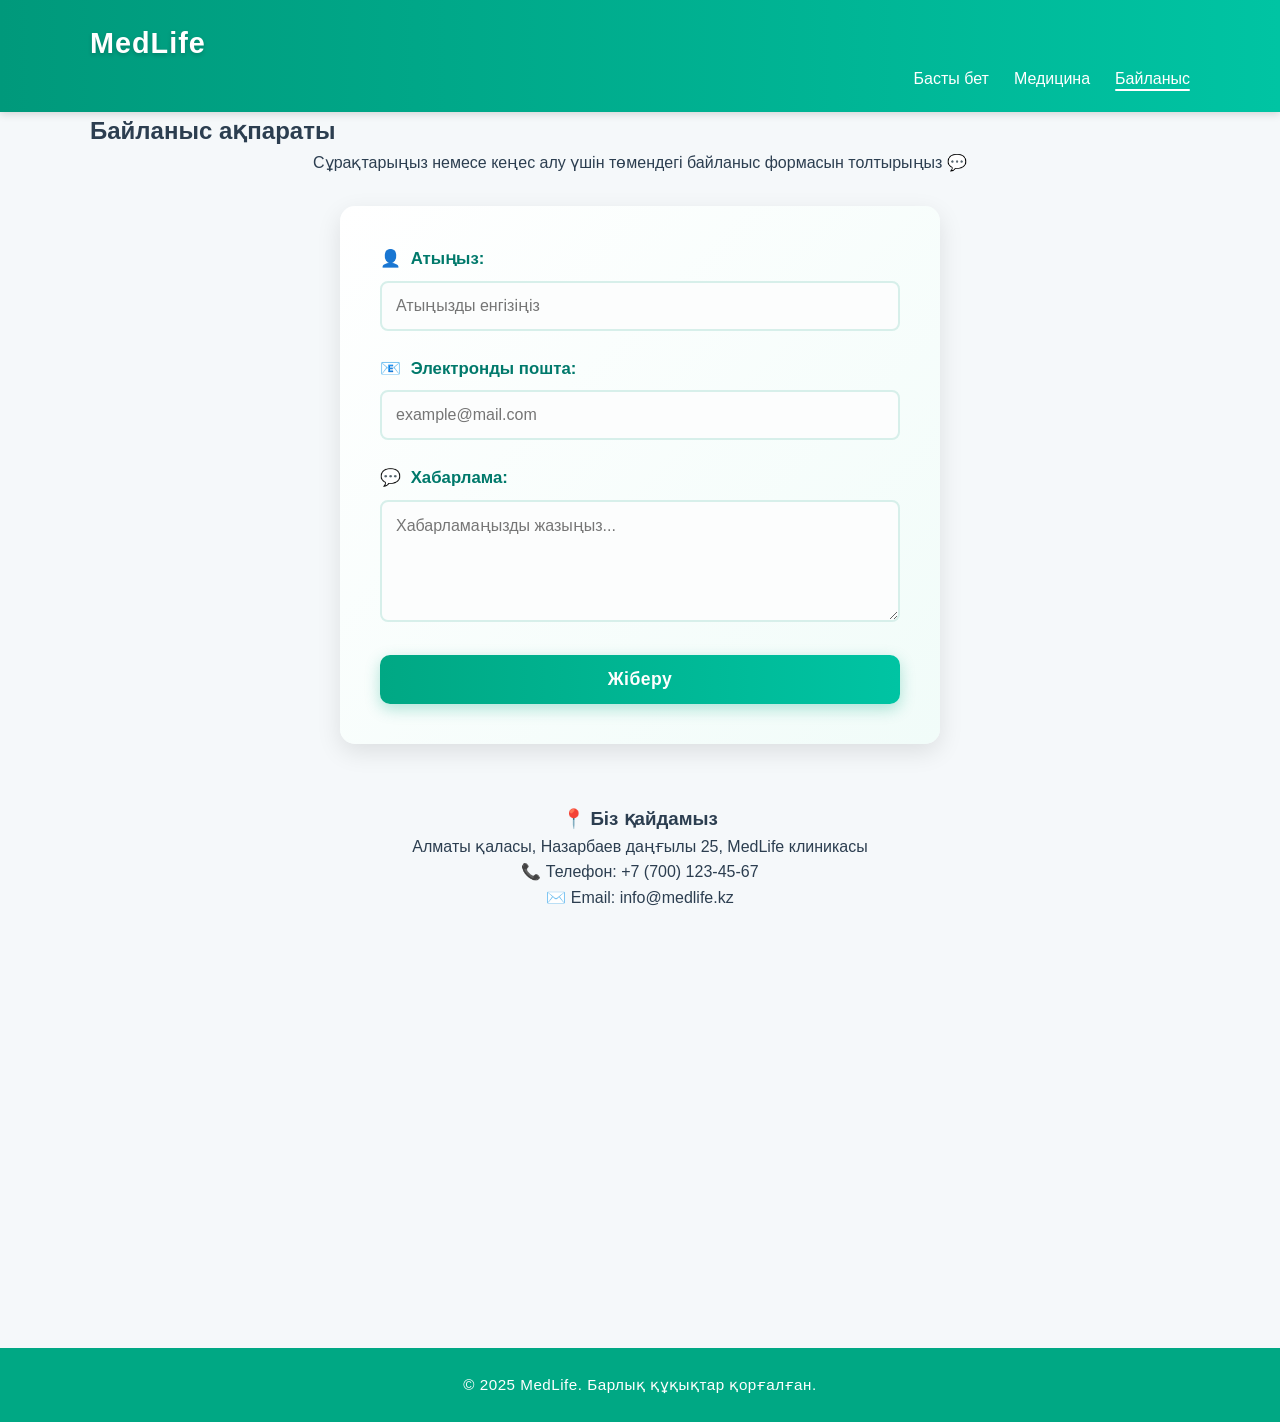
<file: contact.html>
<!DOCTYPE html>
<html lang="kk">
<head>
  <meta charset="UTF-8" />
  <meta name="viewport" content="width=device-width, initial-scale=1.0" />
  <title>Байланыс | MedLife</title>
  <link rel="stylesheet" href="feature.css" />
</head>
<body>
  <!-- 🔹 Header -->
  <header class="site-header">
    <div class="container">
      <h1 class="logo">MedLife</h1>
      <nav class="nav">
        <ul>
          <li><a href="index.html">Басты бет</a></li>
          <li><a href="medicine.html">Медицина</a></li>
          <li><a href="contact.html" class="active">Байланыс</a></li>
        </ul>
      </nav>
    </div>
  </header>

  <!-- 🔹 Байланыс бөлімі -->
  <section class="contact-section">
    <div class="container">
      <h2>Байланыс ақпараты</h2>
      <p style="text-align:center; max-width:700px; margin:0 auto 30px;">
        Сұрақтарыңыз немесе кеңес алу үшін төмендегі байланыс формасын толтырыңыз 💬
      </p>

      <form id="contactForm" class="contact-form">
        <div class="form-group">
          <label for="name"><span>👤</span> Атыңыз:</label>
          <input type="text" id="name" name="name" placeholder="Атыңызды енгізіңіз" required />
        </div>

        <div class="form-group">
          <label for="email"><span>📧</span> Электронды пошта:</label>
          <input type="email" id="email" name="email" placeholder="example@mail.com" required />
        </div>

        <div class="form-group">
          <label for="message"><span>💬</span> Хабарлама:</label>
          <textarea id="message" name="message" rows="5" placeholder="Хабарламаңызды жазыңыз..." required></textarea>
        </div>

        <button type="submit" class="btn btn-contact">Жіберу</button>
      </form>

      <!-- 📍 Контактная информация -->
      <div class="contact-info" style="margin-top:60px; text-align:center;">
        <h3>📍 Біз қайдамыз</h3>
        <p>Алматы қаласы, Назарбаев даңғылы 25, MedLife клиникасы</p>
        <p>📞 Телефон: +7 (700) 123-45-67</p>
        <p>✉️ Email: info@medlife.kz</p>

        <iframe 
          src="https://www.google.com/maps/embed?pb=!1m18!1m12!1m3!1d2924.306270057759!2d76.92690777636365!3d43.25681947112336!2m3!1f0!2f0!3f0!3m2!1i1024!2i768!4f13.1!3m3!1m2!1s0x38836f98acac0001%3A0x52cb1ad8dd23f1e2!2sAlmaty!5e0!3m2!1sen!2skz!4v1700000000000!5m2!1sen!2skz" 
          width="100%" height="350" style="border:0; border-radius:12px; margin-top:20px;" allowfullscreen="" loading="lazy">
        </iframe>
      </div>
    </div>
  </section>

  <!-- 🔹 Footer -->
  <footer class="site-footer">
    <div class="container">
      <p>&copy; 2025 MedLife. Барлық құқықтар қорғалған.</p>
    </div>
  </footer>

  <script src="feature.js"></script>
</body>
</html>
</file>
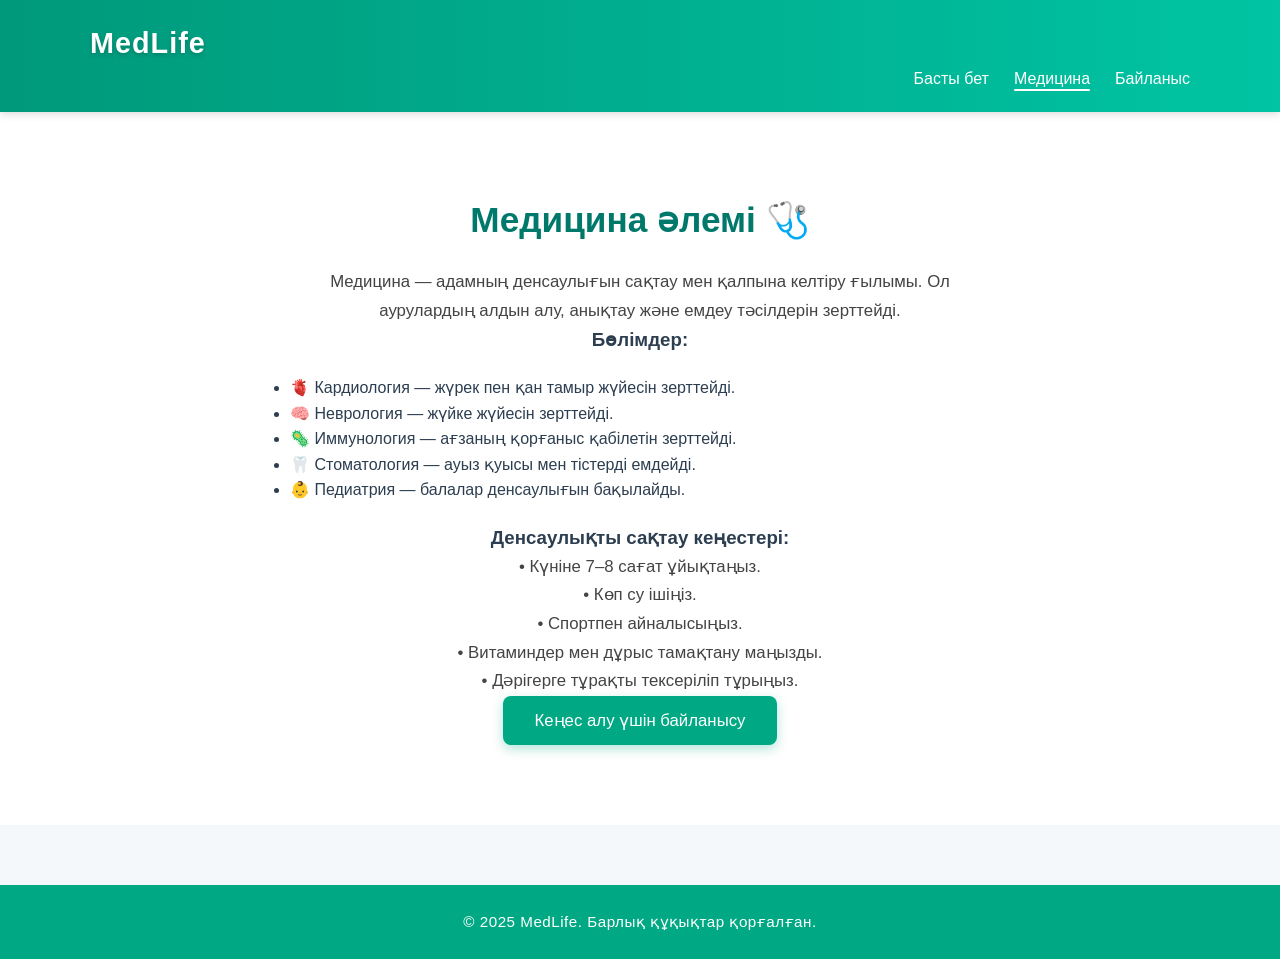
<file: medicine.html>
<!DOCTYPE html>
<html lang="kk">
<head>
  <meta charset="UTF-8" />
  <meta name="viewport" content="width=device-width, initial-scale=1.0" />
  <title>Медицина туралы ақпарат</title>
  <link rel="stylesheet" href="feature.css" />
</head>
<body>
  <header class="site-header">
    <div class="container">
      <h1 class="logo">MedLife</h1>
      <nav class="nav">
        <ul>
          <li><a href="index.html">Басты бет</a></li>
          <li><a href="medicine.html" class="active">Медицина</a></li>
          <li><a href="contact.html">Байланыс</a></li>
        </ul>
      </nav>
    </div>
  </header>

  <section class="about-section">
    <div class="container">
      <h2>Медицина әлемі 🩺</h2>
      <p>
        Медицина — адамның денсаулығын сақтау мен қалпына келтіру ғылымы.
        Ол аурулардың алдын алу, анықтау және емдеу тәсілдерін зерттейді.
      </p>

      <h3>Бөлімдер:</h3>
      <ul style="text-align:left; max-width:700px; margin:20px auto;">
        <li>🫀 Кардиология — жүрек пен қан тамыр жүйесін зерттейді.</li>
        <li>🧠 Неврология — жүйке жүйесін зерттейді.</li>
        <li>🦠 Иммунология — ағзаның қорғаныс қабілетін зерттейді.</li>
        <li>🦷 Стоматология — ауыз қуысы мен тістерді емдейді.</li>
        <li>👶 Педиатрия — балалар денсаулығын бақылайды.</li>
      </ul>

      <h3>Денсаулықты сақтау кеңестері:</h3>
      <p>
        • Күніне 7–8 сағат ұйықтаңыз. <br>
        • Көп су ішіңіз. <br>
        • Спортпен айналысыңыз. <br>
        • Витаминдер мен дұрыс тамақтану маңызды. <br>
        • Дәрігерге тұрақты тексеріліп тұрыңыз.
      </p>

      <button onclick="location.href='contact.html'" class="btn">Кеңес алу үшін байланысу</button>
    </div>
  </section>

  <footer class="site-footer">
    <div class="container">
      <p>&copy; 2025 MedLife. Барлық құқықтар қорғалған.</p>
    </div>
  </footer>
</body>
</html>
</file>
<file: feature.css>
/* ===========================
   MEDLIFE STYLE (Айдар версия)
=========================== */

* {
  margin: 0;
  padding: 0;
  box-sizing: border-box;
}

html {
  scroll-behavior: smooth;
}

body {
  font-family: "Poppins", "Segoe UI", Tahoma, sans-serif;
  background-color: #f5f8fa;
  color: #2c3e50;
  line-height: 1.6;
}

/* ===========================
   HEADER
=========================== */
.site-header {
  background: linear-gradient(90deg, #00997b, #00c4a3);
  color: #fff;
  padding: 20px 0;
  box-shadow: 0 2px 8px rgba(0, 0, 0, 0.15);
  position: sticky;
  top: 0;
  z-index: 1000;
}

.container {
  width: 90%;
  max-width: 1100px;
  margin: 0 auto;
}

.logo {
  font-size: 1.8em;
  font-weight: 700;
  letter-spacing: 1px;
  text-shadow: 0 2px 4px rgba(0, 0, 0, 0.2);
}

.nav ul {
  list-style: none;
  display: flex;
  justify-content: flex-end;
  align-items: center;
  gap: 25px;
}

.nav a {
  color: #fff;
  text-decoration: none;
  font-weight: 500;
  position: relative;
  transition: 0.3s ease;
}

.nav a:hover {
  color: #e0fdf6;
}

.nav a.active::after,
.nav a:hover::after {
  content: "";
  position: absolute;
  width: 100%;
  height: 2px;
  bottom: -4px;
  left: 0;
  background-color: #fff;
  border-radius: 3px;
}

/* ===========================
   HOME SECTION
=========================== */
.home-section {
  padding: 120px 0;
  text-align: center;
  background: linear-gradient(to right, #c8f7dc, #e2fcf3);
  color: #1f3b4d;
  animation: fadeIn 1.2s ease;
}

.home-section h2 {
  font-size: 2.6em;
  margin-bottom: 20px;
  color: #007a63;
  font-weight: 700;
}

.home-section p {
  max-width: 700px;
  margin: 0 auto 35px;
  font-size: 1.1em;
  color: #2d4f4f;
}

.btn {
  background-color: #00a884;
  color: #fff;
  border: none;
  padding: 14px 32px;
  font-size: 1.05em;
  border-radius: 8px;
  cursor: pointer;
  transition: all 0.3s ease;
  box-shadow: 0 4px 12px rgba(0, 168, 132, 0.3);
}

.btn:hover {
  background-color: #00876d;
  transform: translateY(-3px);
}

/* ===========================
   ABOUT / BENEFITS SECTION
=========================== */
.about-section {
  padding: 80px 0;
  background-color: #ffffff;
  text-align: center;
  animation: fadeInUp 1s ease;
}

.about-section h2 {
  font-size: 2.2em;
  margin-bottom: 20px;
  color: #00796b;
  font-weight: 600;
}

.about-section p {
  max-width: 700px;
  margin: 0 auto;
  font-size: 1.05em;
  color: #444;
  line-height: 1.7;
}

.card {
  transition: all 0.3s ease;
}

.card:hover {
  transform: translateY(-6px);
  box-shadow: 0 6px 16px rgba(0, 168, 132, 0.2) !important;
}

.card h3 {
  color: #00997b;
  margin-bottom: 10px;
}

/* ===========================
   GALLERY
=========================== */
.gallery img {
  width: 100%;
  border-radius: 10px;
  transition: transform 0.4s ease, box-shadow 0.4s ease;
}

.gallery img:hover {
  transform: scale(1.05);
  box-shadow: 0 6px 16px rgba(0, 168, 132, 0.25);
}

/* ===========================
   FOOTER
=========================== */
.site-footer {
  background-color: #00a884;
  color: #fff;
  text-align: center;
  padding: 25px 0;
  font-size: 0.95em;
  letter-spacing: 0.5px;
  margin-top: 60px;
}

/* ===========================
   Анимациялар
=========================== */
@keyframes fadeIn {
  from { opacity: 0; }
  to { opacity: 1; }
}

@keyframes fadeInUp {
  from { opacity: 0; transform: translateY(30px); }
  to { opacity: 1; transform: translateY(0); }
}

/* ===========================
   Адаптивтілік
=========================== */
@media (max-width: 768px) {
  .nav ul {
    flex-direction: column;
    gap: 12px;
    padding-top: 10px;
  }

  .home-section h2 {
    font-size: 2em;
  }

  .about-section,
  .home-section {
    padding: 60px 0;
  }

  .btn {
    padding: 12px 24px;
  }
}
/* ===========================
   CONTACT FORM (стиль Айдар)
=========================== */
.contact-form {
  max-width: 600px;
  margin: 0 auto;
  background: linear-gradient(135deg, #ffffff, #f1fcf9);
  padding: 40px;
  border-radius: 15px;
  box-shadow: 0 8px 25px rgba(0, 0, 0, 0.1);
  transition: transform 0.3s ease;
}

.contact-form:hover {
  transform: translateY(-4px);
}

.form-group {
  margin-bottom: 25px;
  text-align: left;
}

.contact-form label {
  display: block;
  font-weight: 600;
  color: #00796b;
  margin-bottom: 8px;
  font-size: 1.05em;
}

.contact-form label span {
  margin-right: 5px;
}

.contact-form input,
.contact-form textarea {
  width: 100%;
  padding: 14px;
  font-size: 1em;
  border: 2px solid #d7efea;
  border-radius: 8px;
  transition: all 0.3s ease;
  font-family: inherit;
  background-color: #fcfdfd;
  color: #333;
}

.contact-form input:focus,
.contact-form textarea:focus {
  border-color: #00a884;
  background-color: #fafffe;
  box-shadow: 0 0 8px rgba(0, 168, 132, 0.2);
  outline: none;
}

.btn-contact {
  display: block;
  width: 100%;
  padding: 14px;
  font-size: 1.1em;
  font-weight: 600;
  border-radius: 10px;
  background: linear-gradient(90deg, #00a884, #00c4a3);
  color: white;
  border: none;
  cursor: pointer;
  transition: all 0.3s ease;
  letter-spacing: 0.5px;
  box-shadow: 0 5px 15px rgba(0, 168, 132, 0.3);
}

.btn-contact:hover {
  background: linear-gradient(90deg, #00c4a3, #00a884);
  transform: translateY(-2px);
  box-shadow: 0 8px 20px rgba(0, 168, 132, 0.4);
}

/* Адаптив */
@media (max-width: 600px) {
  .contact-form {
    padding: 25px;
  }

  .btn-contact {
    font-size: 1em;
  }
}
</file>
